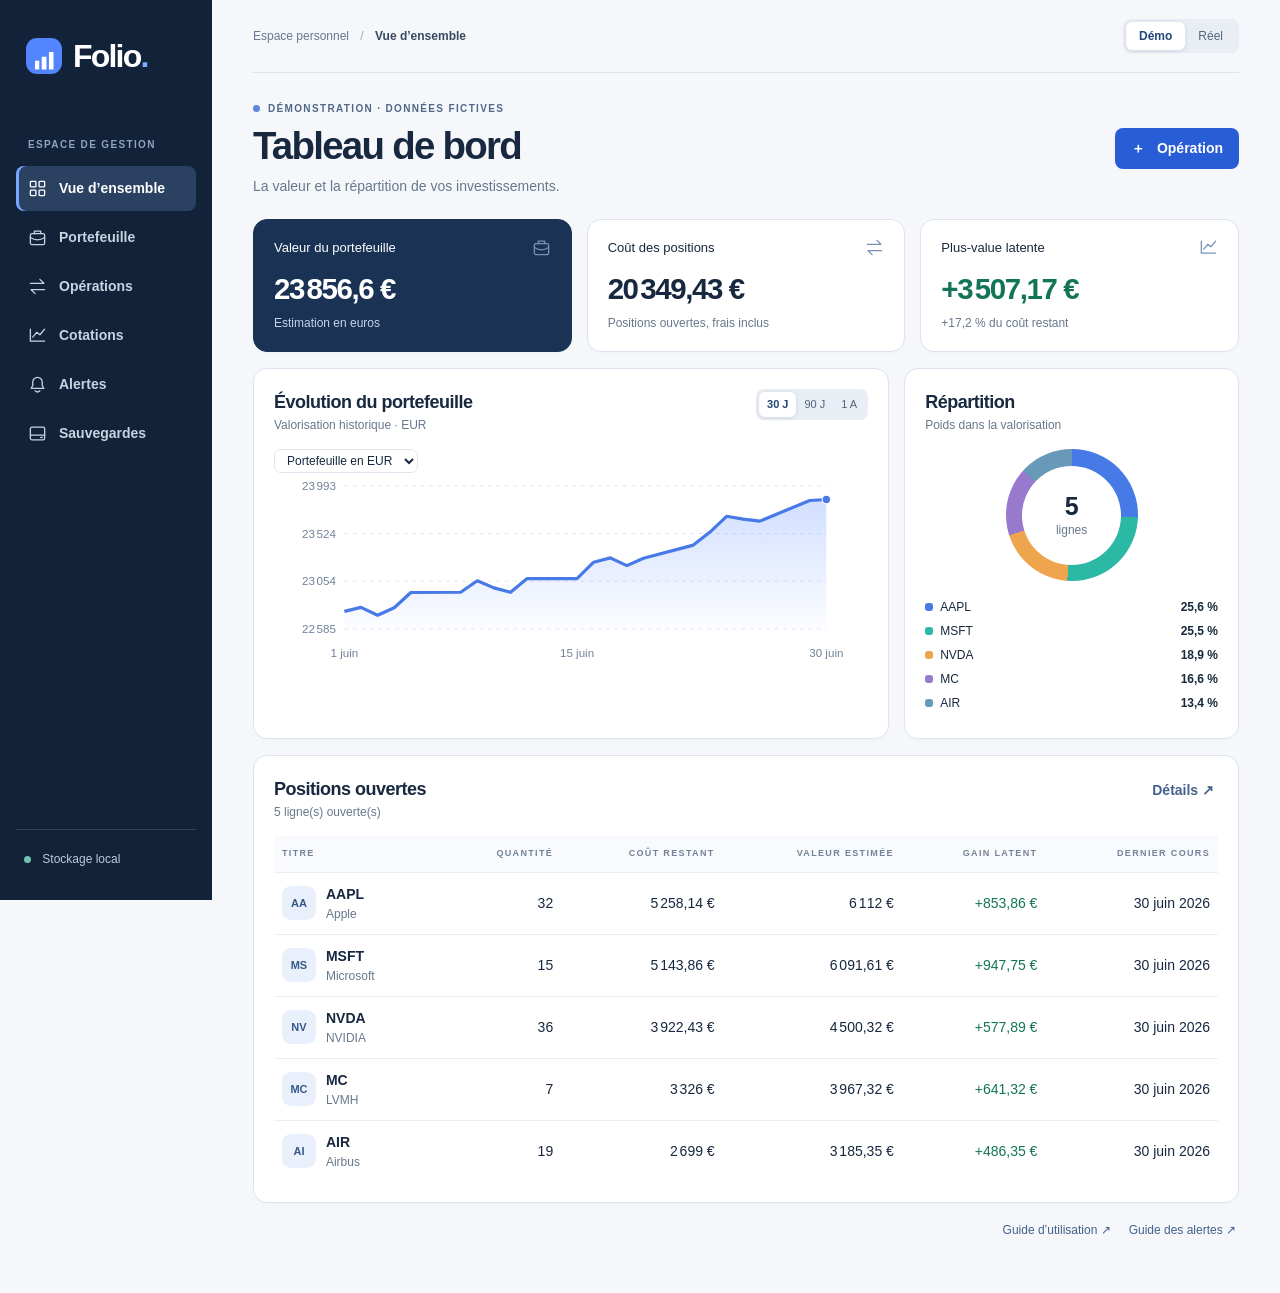
<file: docs/index.html>
<!doctype html>
<html lang="fr"><head><meta charset="utf-8"><meta name="viewport" content="width=device-width, initial-scale=1"><title>Folio — Tableau de bord</title><link rel="stylesheet" href="style.css"><script defer src="ledger.js"></script><script defer src="provider.js"></script><script defer src="ui.js"></script></head>
<body><aside><a class="brand" href="#dashboard"><span class="brandmark">▰</span> Folio<span class="brand-dot">.</span></a><div class="navlabel">ESPACE DE GESTION</div><nav id="nav"></nav><div class="sidefoot"><i></i> Stockage local</div></aside>
<main><header><div class="crumb">Espace personnel <span>/</span> <b id="crumb"></b></div><div class="switch" aria-label="Portefeuille actif"><button data-mode="demo">Démo</button><button data-mode="real">Réel</button></div></header>
<div id="notice" role="status"></div><div class="heading"><div><div class="eyebrow"><span class="statusdot"></span><span id="environment"></span></div><h1 id="title"></h1><p id="subtitle"></p></div><button class="primary" id="add">＋ &nbsp; Opération</button></div><div id="view"></div></main>
<dialog id="modal"><div class="modalhead"><h2 id="modalTitle"></h2><button id="close" aria-label="Fermer">×</button></div><form id="form"><div id="fields"></div><p class="error" id="error" role="alert"></p><button class="primary" id="submit">Enregistrer</button></form></dialog><input id="restoreFile" type="file" accept="application/json,.json" hidden>
</body></html>
</file>
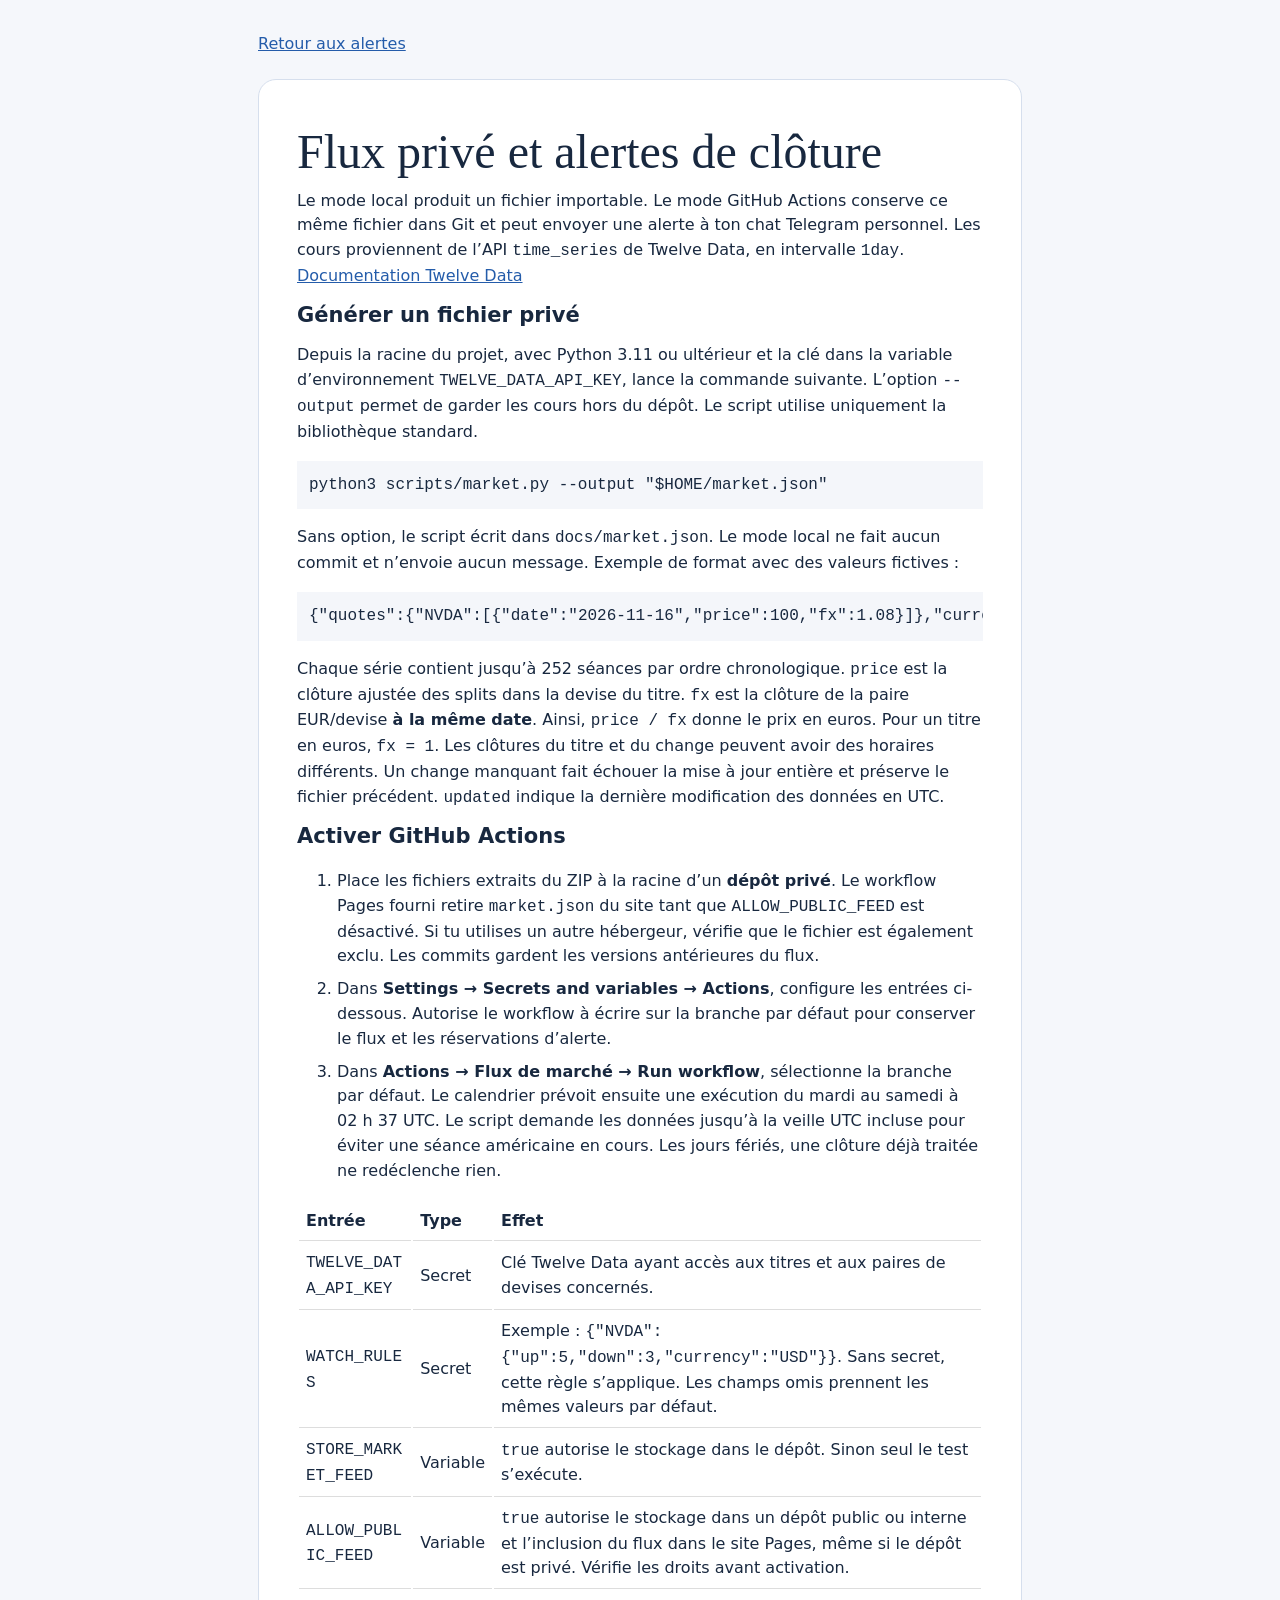
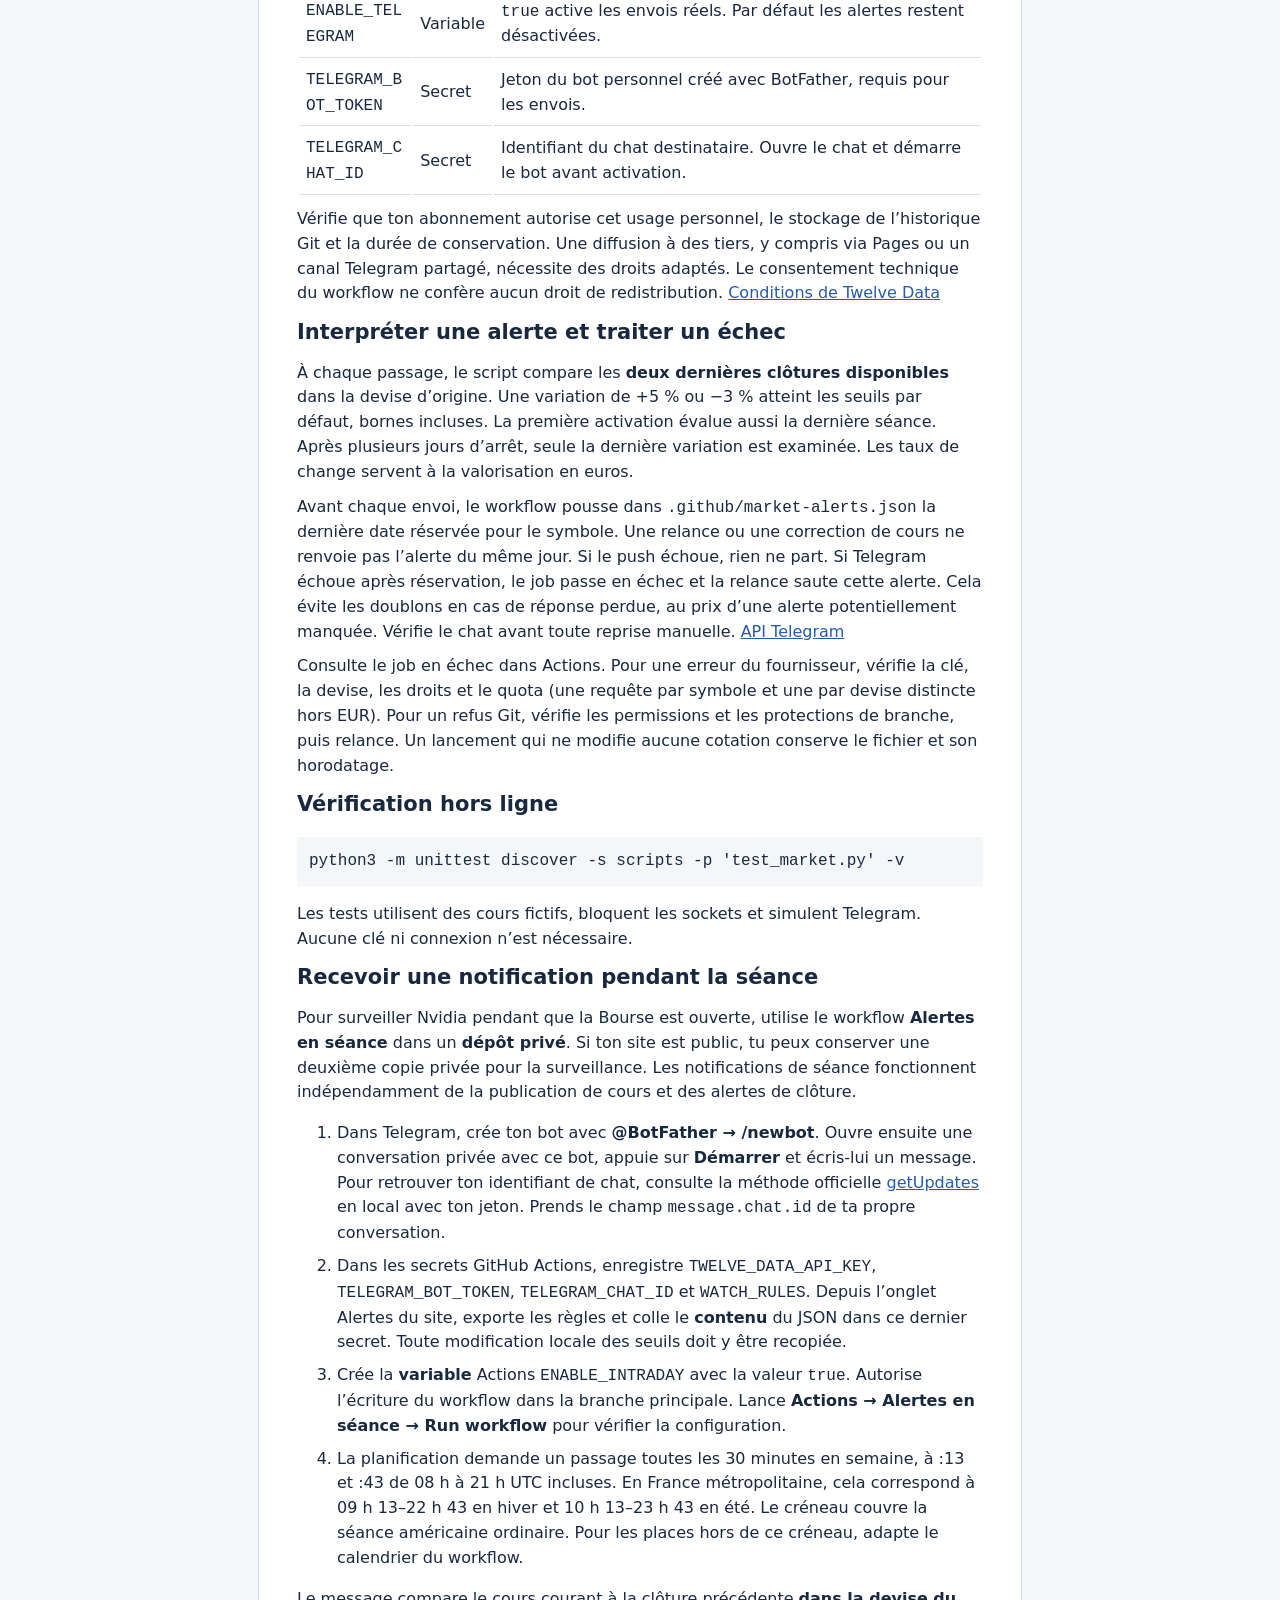
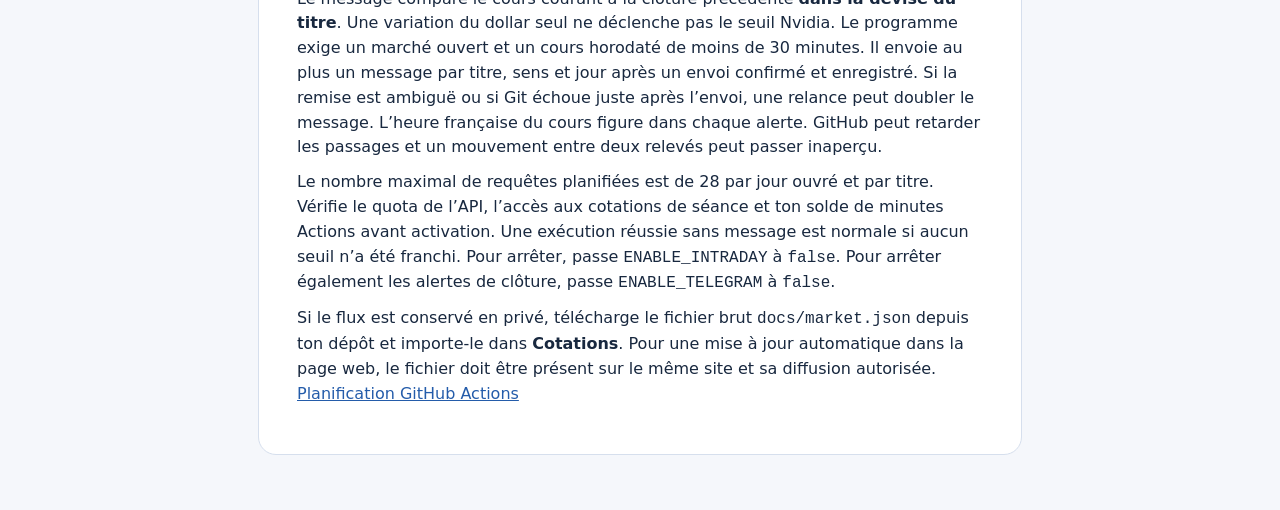
<file: docs/alerts-guide.html>
<!doctype html><html lang="fr"><meta charset="utf-8"><meta name="viewport" content="width=device-width,initial-scale=1"><title>Activer les alertes · Folio</title>
<style>*{box-sizing:border-box}body{margin:0;background:#f5f7fb;color:#18283f;font:16px/1.55 "DM Sans",system-ui,sans-serif}main{max-width:800px;margin:auto;padding:32px 18px 64px}header,section{margin:22px 0;padding:clamp(20px,4vw,38px);border-radius:18px;background:white;border:1px solid #d6dfed}header{background:#112239;color:white}h1{font:500 clamp(32px,6vw,48px)/1.1 Georgia,serif;margin:8px 0}h2{font-size:21px;margin:0 0 12px}p{margin:10px 0}a{color:#245caa}label{display:block;margin-top:12px}input{width:100%;font:inherit;padding:9px 12px;border:1px solid #acbbcf;border-radius:7px}output{display:block;padding:16px;margin-top:16px;border-radius:8px;background:#eaf1ff;font-weight:600}small{font-size:14px}li{margin:8px 0}</style>
<style>pre,table{display:block;overflow:auto}td,th{padding:7px;text-align:left;border-bottom:1px solid #ddd}code{overflow-wrap:anywhere}pre{padding:12px;background:#f4f6fa}</style><main><a href="./index.html#alerts">Retour aux alertes</a><section><h1 id="flux-privé-et-alertes-de-clôture">Flux privé et alertes de
clôture</h1>
<p>Le mode local produit un fichier importable. Le mode GitHub Actions
conserve ce même fichier dans Git et peut envoyer une alerte à ton chat
Telegram personnel. Les cours proviennent de l’API
<code>time_series</code> de Twelve Data, en intervalle
<code>1day</code>. <a href="https://twelvedata.com/docs">Documentation
Twelve Data</a></p>
<h2 id="générer-un-fichier-privé">Générer un fichier privé</h2>
<p>Depuis la racine du projet, avec Python 3.11 ou ultérieur et la clé
dans la variable d’environnement <code>TWELVE_DATA_API_KEY</code>, lance
la commande suivante. L’option <code>--output</code> permet de garder
les cours hors du dépôt. Le script utilise uniquement la bibliothèque
standard.</p>
<div class="sourceCode" id="cb1"><pre class="sourceCode sh"><code class="sourceCode bash"><span id="cb1-1"><a href="#cb1-1" aria-hidden="true" tabindex="-1"></a><span class="ex">python3</span> scripts/market.py <span class="at">--output</span> <span class="st">&quot;</span><span class="va">$HOME</span><span class="st">/market.json&quot;</span></span></code></pre></div>
<p>Sans option, le script écrit dans <code>docs/market.json</code>. Le
mode local ne fait aucun commit et n’envoie aucun message. Exemple de
format avec des valeurs fictives :</p>
<div class="sourceCode" id="cb2"><pre
class="sourceCode json"><code class="sourceCode json"><span id="cb2-1"><a href="#cb2-1" aria-hidden="true" tabindex="-1"></a><span class="fu">{</span><span class="dt">&quot;quotes&quot;</span><span class="fu">:{</span><span class="dt">&quot;NVDA&quot;</span><span class="fu">:</span><span class="ot">[</span><span class="fu">{</span><span class="dt">&quot;date&quot;</span><span class="fu">:</span><span class="st">&quot;2026-11-16&quot;</span><span class="fu">,</span><span class="dt">&quot;price&quot;</span><span class="fu">:</span><span class="dv">100</span><span class="fu">,</span><span class="dt">&quot;fx&quot;</span><span class="fu">:</span><span class="fl">1.08</span><span class="fu">}</span><span class="ot">]</span><span class="fu">},</span><span class="dt">&quot;currencies&quot;</span><span class="fu">:{</span><span class="dt">&quot;NVDA&quot;</span><span class="fu">:</span><span class="st">&quot;USD&quot;</span><span class="fu">},</span><span class="dt">&quot;updated&quot;</span><span class="fu">:</span><span class="st">&quot;2026-11-17T02:37:00+00:00&quot;</span><span class="fu">}</span></span></code></pre></div>
<p>Chaque série contient jusqu’à 252 séances par ordre chronologique.
<code>price</code> est la clôture ajustée des splits dans la devise du
titre. <code>fx</code> est la clôture de la paire EUR/devise <strong>à
la même date</strong>. Ainsi, <code>price / fx</code> donne le prix en
euros. Pour un titre en euros, <code>fx = 1</code>. Les clôtures du
titre et du change peuvent avoir des horaires différents. Un change
manquant fait échouer la mise à jour entière et préserve le fichier
précédent. <code>updated</code> indique la dernière modification des
données en UTC.</p>
<h2 id="activer-github-actions">Activer GitHub Actions</h2>
<ol type="1">
<li>Place les fichiers extraits du ZIP à la racine d’un <strong>dépôt
privé</strong>. Le workflow Pages fourni retire <code>market.json</code>
du site tant que <code>ALLOW_PUBLIC_FEED</code> est désactivé. Si tu
utilises un autre hébergeur, vérifie que le fichier est également exclu.
Les commits gardent les versions antérieures du flux.</li>
<li>Dans <strong>Settings → Secrets and variables → Actions</strong>,
configure les entrées ci-dessous. Autorise le workflow à écrire sur la
branche par défaut pour conserver le flux et les réservations
d’alerte.</li>
<li>Dans <strong>Actions → Flux de marché → Run workflow</strong>,
sélectionne la branche par défaut. Le calendrier prévoit ensuite une
exécution du mardi au samedi à 02 h 37 UTC. Le script demande les
données jusqu’à la veille UTC incluse pour éviter une séance américaine
en cours. Les jours fériés, une clôture déjà traitée ne redéclenche
rien.</li>
</ol>
<table>
<thead>
<tr class="header">
<th>Entrée</th>
<th>Type</th>
<th>Effet</th>
</tr>
</thead>
<tbody>
<tr class="odd">
<td><code>TWELVE_DATA_API_KEY</code></td>
<td>Secret</td>
<td>Clé Twelve Data ayant accès aux titres et aux paires de devises
concernés.</td>
</tr>
<tr class="even">
<td><code>WATCH_RULES</code></td>
<td>Secret</td>
<td>Exemple : <code>{"NVDA":{"up":5,"down":3,"currency":"USD"}}</code>.
Sans secret, cette règle s’applique. Les champs omis prennent les mêmes
valeurs par défaut.</td>
</tr>
<tr class="odd">
<td><code>STORE_MARKET_FEED</code></td>
<td>Variable</td>
<td><code>true</code> autorise le stockage dans le dépôt. Sinon seul le
test s’exécute.</td>
</tr>
<tr class="even">
<td><code>ALLOW_PUBLIC_FEED</code></td>
<td>Variable</td>
<td><code>true</code> autorise le stockage dans un dépôt public ou
interne et l’inclusion du flux dans le site Pages, même si le dépôt est
privé. Vérifie les droits avant activation.</td>
</tr>
<tr class="odd">
<td><code>ENABLE_TELEGRAM</code></td>
<td>Variable</td>
<td><code>true</code> active les envois réels. Par défaut les alertes
restent désactivées.</td>
</tr>
<tr class="even">
<td><code>TELEGRAM_BOT_TOKEN</code></td>
<td>Secret</td>
<td>Jeton du bot personnel créé avec BotFather, requis pour les
envois.</td>
</tr>
<tr class="odd">
<td><code>TELEGRAM_CHAT_ID</code></td>
<td>Secret</td>
<td>Identifiant du chat destinataire. Ouvre le chat et démarre le bot
avant activation.</td>
</tr>
</tbody>
</table>
<p>Vérifie que ton abonnement autorise cet usage personnel, le stockage
de l’historique Git et la durée de conservation. Une diffusion à des
tiers, y compris via Pages ou un canal Telegram partagé, nécessite des
droits adaptés. Le consentement technique du workflow ne confère aucun
droit de redistribution. <a
href="https://twelvedata.com/terms">Conditions de Twelve Data</a></p>
<h2 id="interpréter-une-alerte-et-traiter-un-échec">Interpréter une
alerte et traiter un échec</h2>
<p>À chaque passage, le script compare les <strong>deux dernières
clôtures disponibles</strong> dans la devise d’origine. Une variation de
+5 % ou −3 % atteint les seuils par défaut, bornes incluses. La première
activation évalue aussi la dernière séance. Après plusieurs jours
d’arrêt, seule la dernière variation est examinée. Les taux de change
servent à la valorisation en euros.</p>
<p>Avant chaque envoi, le workflow pousse dans
<code>.github/market-alerts.json</code> la dernière date réservée pour
le symbole. Une relance ou une correction de cours ne renvoie pas
l’alerte du même jour. Si le push échoue, rien ne part. Si Telegram
échoue après réservation, le job passe en échec et la relance saute
cette alerte. Cela évite les doublons en cas de réponse perdue, au prix
d’une alerte potentiellement manquée. Vérifie le chat avant toute
reprise manuelle. <a
href="https://core.telegram.org/bots/api#sendmessage">API
Telegram</a></p>
<p>Consulte le job en échec dans Actions. Pour une erreur du
fournisseur, vérifie la clé, la devise, les droits et le quota (une
requête par symbole et une par devise distincte hors EUR). Pour un refus
Git, vérifie les permissions et les protections de branche, puis
relance. Un lancement qui ne modifie aucune cotation conserve le fichier
et son horodatage.</p>
<h2 id="vérification-hors-ligne">Vérification hors ligne</h2>
<div class="sourceCode" id="cb3"><pre class="sourceCode sh"><code class="sourceCode bash"><span id="cb3-1"><a href="#cb3-1" aria-hidden="true" tabindex="-1"></a><span class="ex">python3</span> <span class="at">-m</span> unittest discover <span class="at">-s</span> scripts <span class="at">-p</span> <span class="st">&#39;test_market.py&#39;</span> <span class="at">-v</span></span></code></pre></div>
<p>Les tests utilisent des cours fictifs, bloquent les sockets et
simulent Telegram. Aucune clé ni connexion n’est nécessaire.</p>
<h2 id="recevoir-une-notification-pendant-la-séance">Recevoir une
notification pendant la séance</h2>
<p>Pour surveiller Nvidia pendant que la Bourse est ouverte, utilise le
workflow <strong>Alertes en séance</strong> dans un <strong>dépôt
privé</strong>. Si ton site est public, tu peux conserver une deuxième
copie privée pour la surveillance. Les notifications de séance
fonctionnent indépendamment de la publication de cours et des alertes de
clôture.</p>
<ol type="1">
<li>Dans Telegram, crée ton bot avec <strong>@BotFather →
/newbot</strong>. Ouvre ensuite une conversation privée avec ce bot,
appuie sur <strong>Démarrer</strong> et écris-lui un message. Pour
retrouver ton identifiant de chat, consulte la méthode officielle <a
href="https://core.telegram.org/bots/api#getupdates">getUpdates</a> en
local avec ton jeton. Prends le champ <code>message.chat.id</code> de ta
propre conversation.</li>
<li>Dans les secrets GitHub Actions, enregistre
<code>TWELVE_DATA_API_KEY</code>, <code>TELEGRAM_BOT_TOKEN</code>,
<code>TELEGRAM_CHAT_ID</code> et <code>WATCH_RULES</code>. Depuis
l’onglet Alertes du site, exporte les règles et colle le
<strong>contenu</strong> du JSON dans ce dernier secret. Toute
modification locale des seuils doit y être recopiée.</li>
<li>Crée la <strong>variable</strong> Actions
<code>ENABLE_INTRADAY</code> avec la valeur <code>true</code>. Autorise
l’écriture du workflow dans la branche principale. Lance <strong>Actions
→ Alertes en séance → Run workflow</strong> pour vérifier la
configuration.</li>
<li>La planification demande un passage toutes les 30 minutes en
semaine, à :13 et :43 de 08 h à 21 h UTC incluses. En France
métropolitaine, cela correspond à 09 h 13–22 h 43 en hiver et 10 h 13–23
h 43 en été. Le créneau couvre la séance américaine ordinaire. Pour les
places hors de ce créneau, adapte le calendrier du workflow.</li>
</ol>
<p>Le message compare le cours courant à la clôture précédente
<strong>dans la devise du titre</strong>. Une variation du dollar seul
ne déclenche pas le seuil Nvidia. Le programme exige un marché ouvert et
un cours horodaté de moins de 30 minutes. Il envoie au plus un message
par titre, sens et jour après un envoi confirmé et enregistré. Si la
remise est ambiguë ou si Git échoue juste après l’envoi, une relance
peut doubler le message. L’heure française du cours figure dans chaque
alerte. GitHub peut retarder les passages et un mouvement entre deux
relevés peut passer inaperçu.</p>
<p>Le nombre maximal de requêtes planifiées est de 28 par jour ouvré et
par titre. Vérifie le quota de l’API, l’accès aux cotations de séance et
ton solde de minutes Actions avant activation. Une exécution réussie
sans message est normale si aucun seuil n’a été franchi. Pour arrêter,
passe <code>ENABLE_INTRADAY</code> à <code>false</code>. Pour arrêter
également les alertes de clôture, passe <code>ENABLE_TELEGRAM</code> à
<code>false</code>.</p>
<p>Si le flux est conservé en privé, télécharge le fichier brut
<code>docs/market.json</code> depuis ton dépôt et importe-le dans
<strong>Cotations</strong>. Pour une mise à jour automatique dans la
page web, le fichier doit être présent sur le même site et sa diffusion
autorisée. <a
href="https://docs.github.com/en/actions/reference/workflows-and-actions/events-that-trigger-workflows#schedule">Planification
GitHub Actions</a></p>
</section></main></html>
</file>
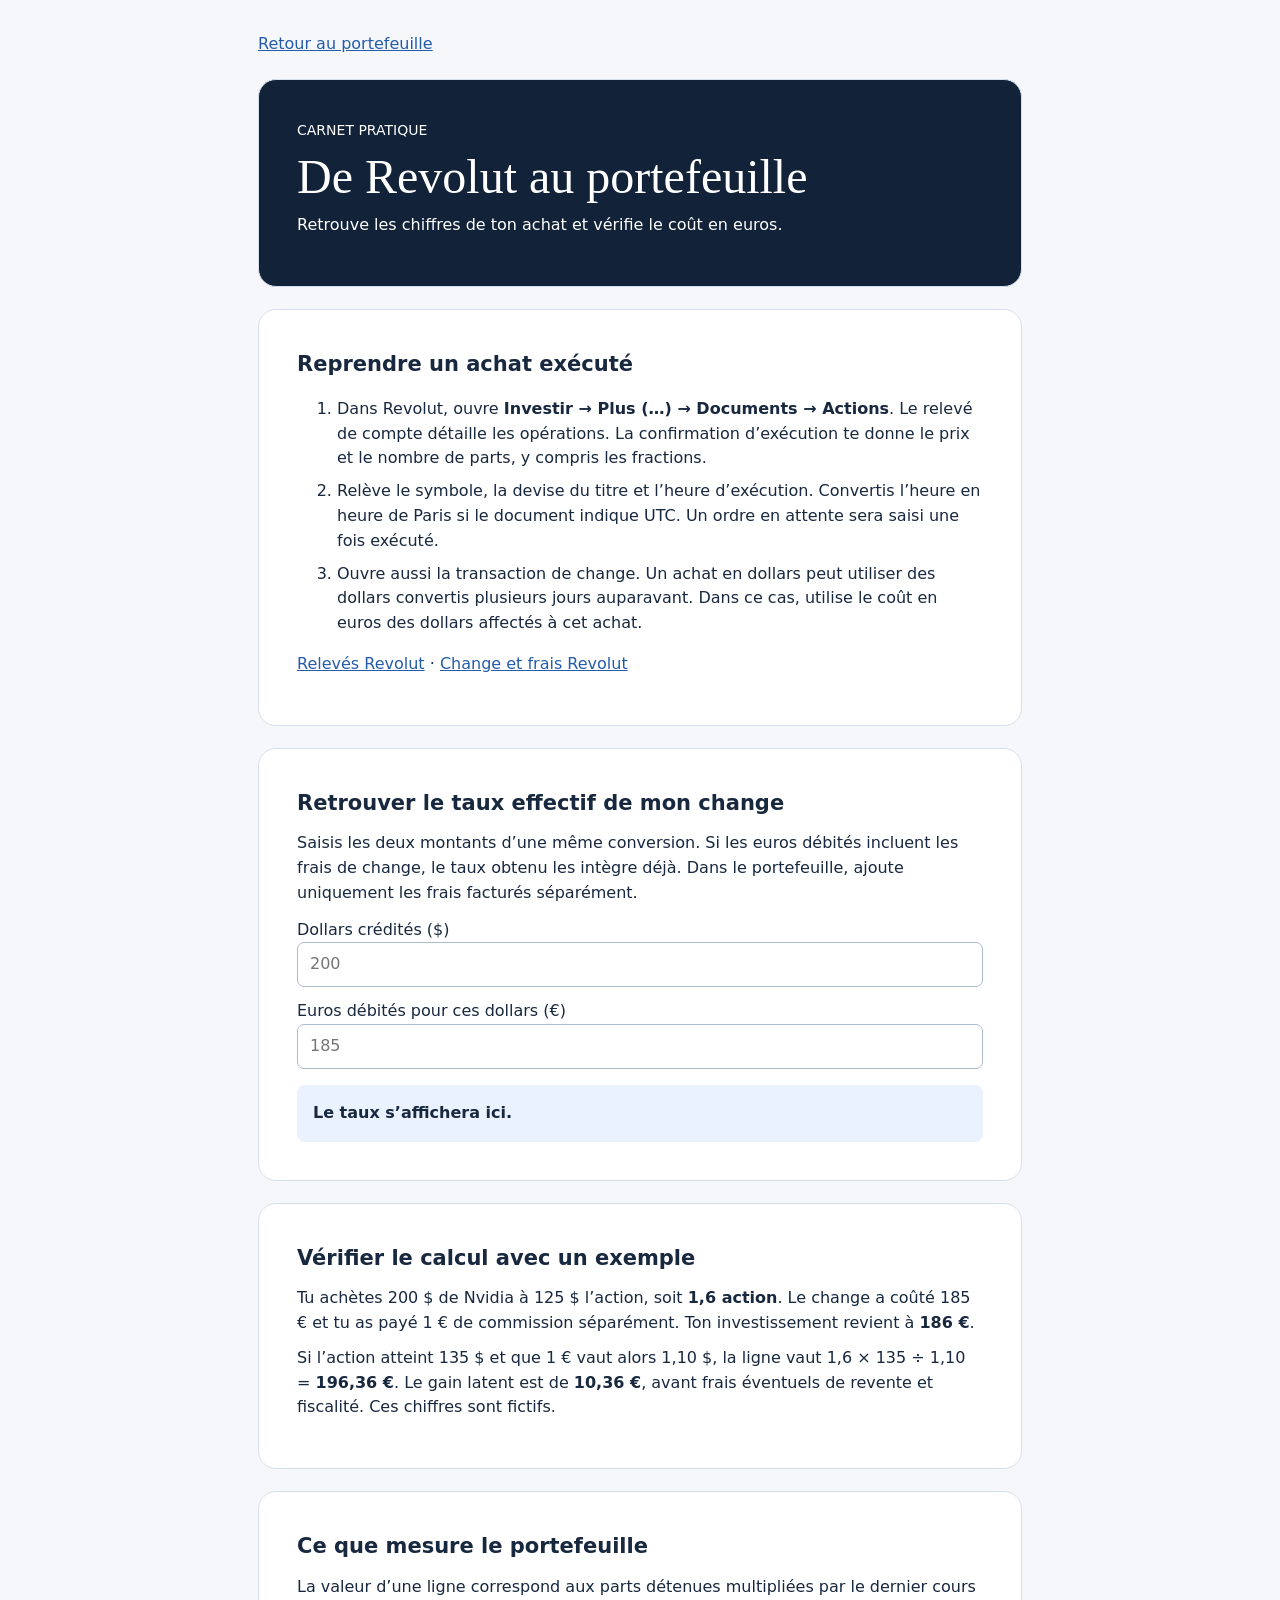
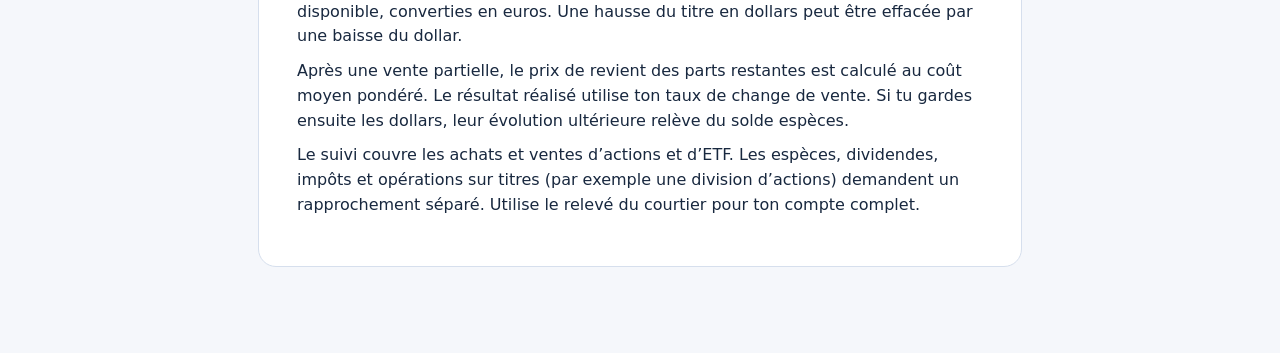
<file: docs/guide.html>
<!doctype html><html lang="fr"><meta charset="utf-8"><meta name="viewport" content="width=device-width,initial-scale=1"><title>Lire mon opération Revolut · Folio</title>
<style>*{box-sizing:border-box}body{margin:0;background:#f5f7fb;color:#18283f;font:16px/1.55 "DM Sans",system-ui,sans-serif}main{max-width:800px;margin:auto;padding:32px 18px 64px}header,section{margin:22px 0;padding:clamp(20px,4vw,38px);border-radius:18px;background:white;border:1px solid #d6dfed}header{background:#112239;color:white}h1{font:500 clamp(32px,6vw,48px)/1.1 Georgia,serif;margin:8px 0}h2{font-size:21px;margin:0 0 12px}p{margin:10px 0}a{color:#245caa}label{display:block;margin-top:12px}input{width:100%;font:inherit;padding:9px 12px;border:1px solid #acbbcf;border-radius:7px}output{display:block;padding:16px;margin-top:16px;border-radius:8px;background:#eaf1ff;font-weight:600}small{font-size:14px}li{margin:8px 0}</style>
<main><a href="./index.html">Retour au portefeuille</a><header><small>CARNET PRATIQUE</small><h1>De Revolut au portefeuille</h1><p>Retrouve les chiffres de ton achat et vérifie le coût en euros.</p></header>
<section><h2>Reprendre un achat exécuté</h2><ol><li>Dans Revolut, ouvre <b>Investir → Plus (…) → Documents → Actions</b>. Le relevé de compte détaille les opérations. La confirmation d’exécution te donne le prix et le nombre de parts, y compris les fractions.</li><li>Relève le symbole, la devise du titre et l’heure d’exécution. Convertis l’heure en heure de Paris si le document indique UTC. Un ordre en attente sera saisi une fois exécuté.</li><li>Ouvre aussi la transaction de change. Un achat en dollars peut utiliser des dollars convertis plusieurs jours auparavant. Dans ce cas, utilise le coût en euros des dollars affectés à cet achat.</li></ol>
<p><a href="https://help.revolut.com/fr-FR/help/profile-and-plan/managing-my-account/trading-statements-and-reports/">Relevés Revolut</a> · <a href="https://help.revolut.com/fr-FR/help/wealth/stocks/getting-started-with-trading/setting-up-your-trading-account/adding-money-to-your-trading-account/funding-my-investment-account/">Change et frais Revolut</a></p></section>
<section><h2>Retrouver le taux effectif de mon change</h2><p>Saisis les deux montants d’une même conversion. Si les euros débités incluent les frais de change, le taux obtenu les intègre déjà. Dans le portefeuille, ajoute uniquement les frais facturés séparément.</p>
<label for="usd">Dollars crédités ($)</label><input id="usd" type="number" step="any" min="0" placeholder="200">
<label for="eur">Euros débités pour ces dollars (€)</label><input id="eur" type="number" step="any" min="0" placeholder="185">
<output id="res" aria-live="polite">Le taux s’affichera ici.</output></section>
<section><h2>Vérifier le calcul avec un exemple</h2><p>Tu achètes 200 $ de Nvidia à 125 $ l’action, soit <b>1,6 action</b>. Le change a coûté 185 € et tu as payé 1 € de commission séparément. Ton investissement revient à <b>186 €</b>.</p><p>Si l’action atteint 135 $ et que 1 € vaut alors 1,10 $, la ligne vaut 1,6 × 135 ÷ 1,10 = <b>196,36 €</b>. Le gain latent est de <b>10,36 €</b>, avant frais éventuels de revente et fiscalité. Ces chiffres sont fictifs.</p></section>
<section><h2>Ce que mesure le portefeuille</h2><p>La valeur d’une ligne correspond aux parts détenues multipliées par le dernier cours disponible, converties en euros. Une hausse du titre en dollars peut être effacée par une baisse du dollar.</p><p>Après une vente partielle, le prix de revient des parts restantes est calculé au coût moyen pondéré. Le résultat réalisé utilise ton taux de change de vente. Si tu gardes ensuite les dollars, leur évolution ultérieure relève du solde espèces.</p><p>Le suivi couvre les achats et ventes d’actions et d’ETF. Les espèces, dividendes, impôts et opérations sur titres (par exemple une division d’actions) demandent un rapprochement séparé. Utilise le relevé du courtier pour ton compte complet.</p></section></main>
<script>
const usd=document.querySelector('#usd'),eur=document.querySelector('#eur'),out=document.querySelector('#res');
function update(){const rate=usd.valueAsNumber/eur.valueAsNumber;out.textContent=usd.valueAsNumber>0&&eur.valueAsNumber>0&&Number.isFinite(rate)?'1 € = '+rate.toLocaleString('fr-FR',{maximumFractionDigits:10})+' $ · taux effectif à saisir':'Le taux s’affichera ici.'}
document.addEventListener('input',update);
</script></html>
</file>
<file: docs/style.css>
*{box-sizing:border-box}body{margin:0;background:#f5f7fb;color:#18283f;font:14px/1.5 Inter,"Segoe UI",Arial,sans-serif}button,input,select{font:inherit}button,a{touch-action:manipulation}button{cursor:pointer}button:focus-visible,a:focus-visible,input:focus-visible,select:focus-visible{outline:3px solid #659af7;outline-offset:2px}aside{position:fixed;inset:0 auto 0 0;width:212px;background:#112239;color:#bdcadc;padding:32px 16px;display:flex;flex-direction:column}.brand{display:flex;align-items:center;color:white;text-decoration:none;font-weight:750;font-size:32px;letter-spacing:-1.8px;padding:0 10px}.brand-dot{color:#80acff}.brandmark{display:grid;place-items:center;background:#5285ff;width:36px;height:36px;border-radius:11px;margin-right:11px;font-size:0;position:relative}.brandmark:after{content:"";width:19px;height:18px;background:white;clip-path:polygon(0 100%,0 51%,25% 51%,25% 100%,38% 100%,38% 29%,63% 29%,63% 100%,76% 100%,76% 0,100% 0,100% 100%)}.navlabel,.eyebrow,.kicker,th{font-size:10px;font-weight:750;letter-spacing:1.35px}.navlabel{color:#91a4be;margin:57px 12px 14px}nav a{display:flex;align-items:center;gap:12px;text-decoration:none;color:#c8d3e2;padding:12px;border-radius:8px;font-weight:550;margin-bottom:4px}nav a:hover{background:#20344e}nav a.active{color:#fff;background:#2a4161;box-shadow:inset 3px 0 #78a6ff}.icon{width:19px;height:19px;fill:none;stroke:currentColor;stroke-width:1.65;stroke-linecap:round;stroke-linejoin:round;vertical-align:middle}.sidefoot{margin-top:auto;border-top:1px solid #33435a;padding:20px 8px 0;font-size:12px}.sidefoot i,.statusdot{display:inline-block;width:7px;height:7px;border-radius:50%;background:#71c4ad;margin-right:8px}main{margin-left:212px;padding:0 clamp(20px,3.2vw,58px) 36px;max-width:1850px}header,.heading,.cardhead,.modalhead,.row,.legendline{display:flex;align-items:center;justify-content:space-between;gap:14px}header{height:73px;border-bottom:1px solid #dce2eb}.crumb{font-size:12px;color:#69788c}.crumb span{margin:0 8px;color:#a1abba}.crumb b{color:#374960}.switch,.ranges{display:flex;background:#e9edf4;padding:3px;border-radius:8px}.switch button,.ranges button{border:0;background:transparent;color:#536579;border-radius:6px;padding:5px 13px;font-size:12px}.switch .active,.ranges .active{background:white;color:#234779;box-shadow:0 1px 4px #23385020;font-weight:bold}.heading{margin:28px 0 22px}.eyebrow{color:#516888;display:flex;align-items:center}.statusdot{background:#5e89d9}h1,h2,p{margin:0}h1{font-size:clamp(30px,3vw,42px);letter-spacing:-1.7px;line-height:1.24;margin:6px 0}h2{font-size:18px;letter-spacing:-.5px}.heading p,.muted,small,.cardhead p{color:#68788b}.primary,.secondary{border:0;border-radius:8px;padding:10px 16px;font-weight:650}.primary{background:#285dd5;color:white}.primary:hover{background:#194abc}.secondary{background:#edf2fa;color:#335783}.metrics{display:grid;grid-template-columns:repeat(3,1fr);gap:15px}.card,.metric{background:white;border:1px solid #dde4ee;border-radius:14px;box-shadow:0 2px 5px #23436204}.metric{padding:18px 20px}.metric:first-child{background:#1a3355;color:white;border-color:#1a3355}.metric:first-child small{color:#c4d4e8}.metric .row{font-size:13px}.metric strong{font-size:clamp(22px,2.3vw,35px);letter-spacing:-1.4px;display:block;margin:10px 0 1px}.metric .icon{color:#7993b8}.panels{display:grid;grid-template-columns:minmax(0,1.9fr) minmax(230px,1fr);gap:15px;margin:16px 0}.card{padding:20px;min-width:0}.cardhead{align-items:flex-start;margin-bottom:15px}.cardhead p,small{font-size:12px}.ranges button{padding:4px 8px;font-size:11px}.chart{display:block;width:100%;height:193px}.ring{width:132px;height:132px;border-radius:50%;margin:12px auto 17px;display:grid;place-items:center}.ring div{width:99px;height:99px;background:white;border-radius:50%;display:grid;align-content:center;text-align:center}.ring strong{font-size:25px;line-height:1.2}.legendline{font-size:12px;margin:6px 0}.legendline span{display:flex;align-items:center;gap:7px}.dot{width:8px;height:8px;border-radius:3px;display:inline-block}.scroll{overflow:auto}table{width:100%;border-collapse:collapse;white-space:nowrap}th,td{text-align:right;padding:11px 8px;border-bottom:1px solid #ebeff4}th{color:#748297;font-size:9px;text-transform:uppercase;background:#f8fafd}th:first-child,td:first-child{text-align:left}tr:last-child td{border:0}.asset{display:flex;align-items:center;gap:10px}.tile{display:grid;place-items:center;width:34px;height:34px;border-radius:9px;font-size:11px;font-weight:750;background:#eaf0fb;color:#365888}.asset small{display:block}.pos{color:#137558}.neg,.error{color:#ab3548}.textbtn{background:none;border:0;color:#315da4;padding:4px;font-weight:600}.empty{padding:28px 8px;color:#68788b;text-align:center}.stack{display:grid;gap:15px}.actions{display:flex;gap:10px;flex-wrap:wrap;margin-top:18px}dialog{border:1px solid #dae2ec;border-radius:16px;width:min(450px,94vw);color:inherit;padding:24px}dialog::backdrop{background:#11223977}.modalhead button{border:none;background:#edf1f7;border-radius:50%;width:30px;height:30px}.formgrid{display:grid;grid-template-columns:1fr 1fr;gap:12px;margin:18px 0}label{font-size:12px;font-weight:650;display:grid;gap:4px}input,select{width:100%;border:1px solid #bbc8d9;border-radius:7px;padding:8px;color:inherit;background:white;min-width:0}.error{margin:10px 0}.message{background:#e7effc;border-radius:8px;padding:10px 14px;margin-top:10px}.note{font-size:12px;color:#627389;margin-top:12px}
@media(max-width:1070px){aside{width:178px}main{margin-left:178px;padding-inline:20px}.panels{grid-template-columns:minmax(0,1.6fr) minmax(200px,1fr)}.card{padding:16px}}
@media(max-width:800px){aside{position:static;width:auto;padding:10px 16px}.brand{font-size:23px;padding:0}.brandmark{width:27px;height:27px;border-radius:7px}.navlabel,.sidefoot{display:none}nav{display:flex;overflow:auto;margin-top:8px;gap:4px}nav a{white-space:nowrap;font-size:12px;padding:7px 10px;margin:0}nav a.active{box-shadow:none}nav .icon{width:15px;height:15px}main{margin:0}header{height:54px}.heading{margin:18px 0}.panels{grid-template-columns:1.5fr 1fr}}
@media(max-width:620px){main{padding:0 12px 24px}.panels{grid-template-columns:1fr}.metrics{gap:6px}.metric{padding:11px 8px}.metric strong{font-size:clamp(15px,3.9vw,22px);letter-spacing:-.7px}.metric .row,.metric small{font-size:10px}.metric .icon{display:none}.heading{gap:6px}.heading p{font-size:12px}.primary{padding:9px 10px}.brandmark:after{transform:scale(.8)}.chart{height:165px}.cardhead{gap:6px}h2{font-size:16px}.crumb{font-size:11px}.switch button{padding:4px 9px}.eyebrow{font-size:9px}}
#assetChart{width:auto;font-size:12px;padding:3px 8px;border-color:#e0e6ef}.card a,footer a{color:#44618a;text-decoration:none}.card a:hover,footer a:hover{text-decoration:underline}footer{display:flex;justify-content:flex-end;gap:18px;padding:18px 3px;font-size:12px}.card .actions{margin-bottom:14px}
.stale{display:block;font-size:11px;color:#915a19}
</file>
